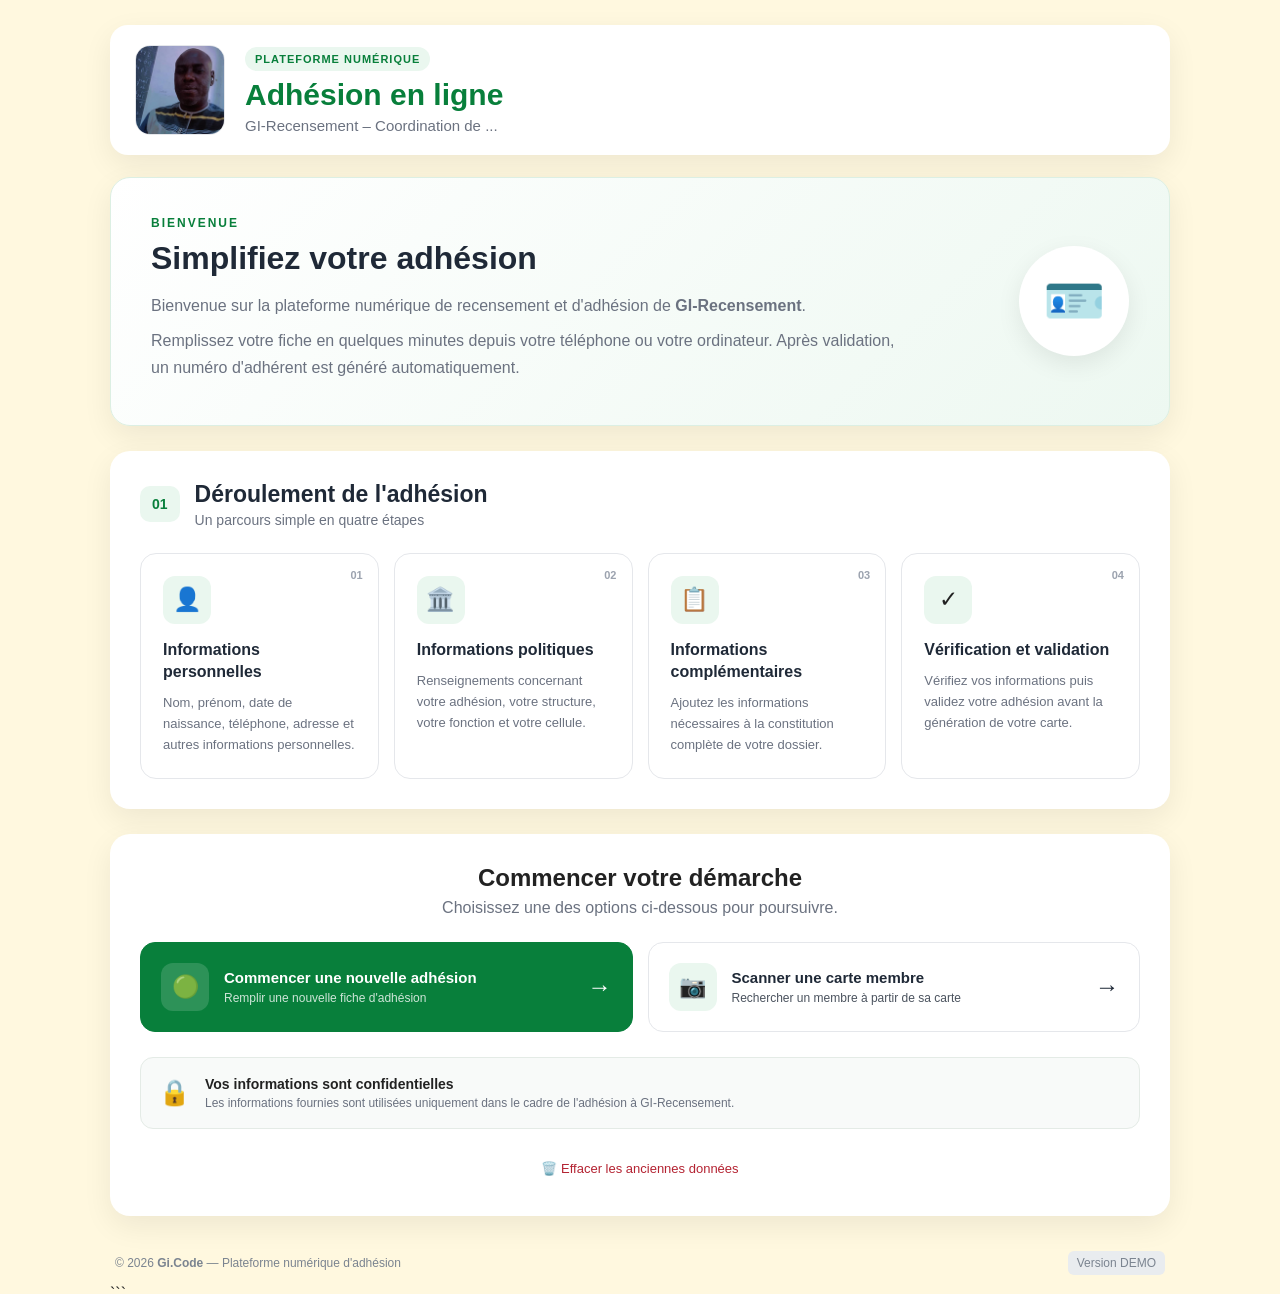
<file: index.html>
<!DOCTYPE html>
<html lang="fr">

<head>

    <meta charset="UTF-8">

    <meta
        name="viewport"
        content="width=device-width, initial-scale=1.0"
    >

    <title>GI- Recensement - Adhésion</title>

    <meta
        http-equiv="refresh"
        content="0; url=adhesion.html"
    >

</head>

<body>

<p>
    Chargement de la plateforme d'adhésion...
</p>

</body>

</html>
</file>
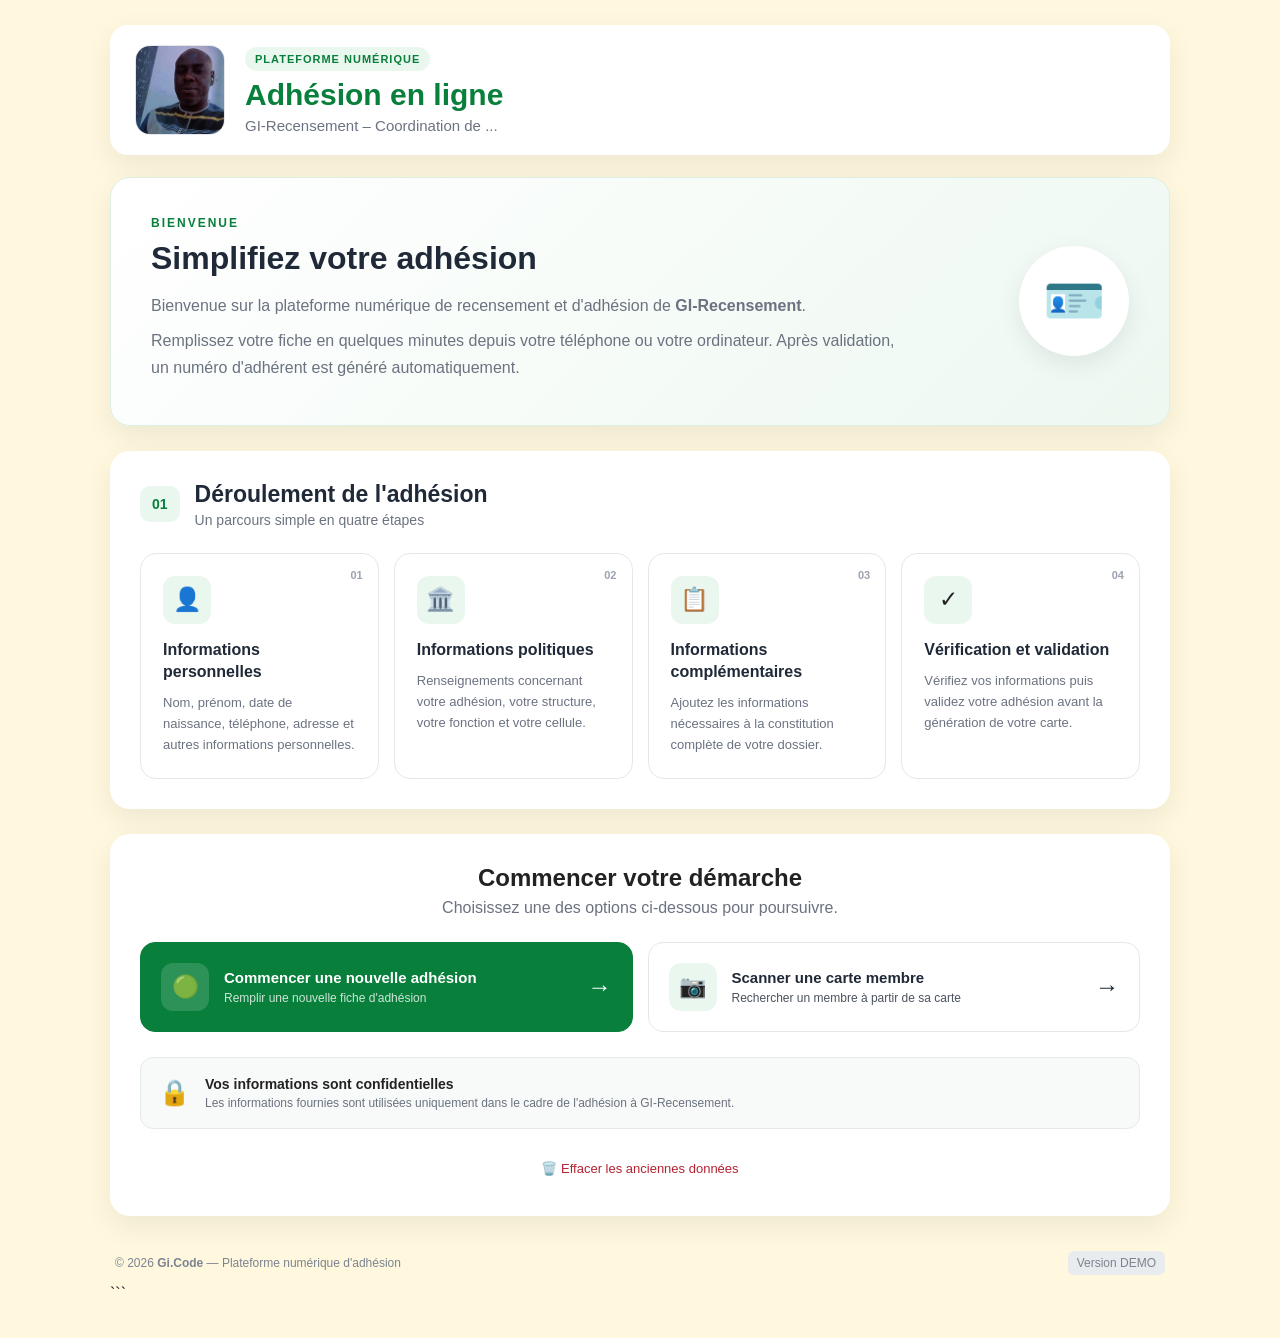
<file: adhesion.html>
<!DOCTYPE html>

<html lang="fr">

<head>

<meta charset="UTF-8">

<meta
    name="viewport"
    content="width=device-width, initial-scale=1.0"
>

<title>Adhésion en ligne - GI-Recensement</title>

<link
    rel="stylesheet"
    href="css/style.css"
>

</head>

<body>

<div class="page">

<!-- =====================================================
     EN-TÊTE
====================================================== -->

<header class="header">

    <div class="logo-wrapper">

        <img
            src="logo-pma.jpg"
            class="logo"
            alt="Logo de l'organisation"
        >

    </div>

    <div class="header-text">

        <span class="badge">
            PLATEFORME NUMÉRIQUE
        </span>

        <h1>
            Adhésion en ligne
        </h1>

        <p>
            GI-Recensement – Coordination de ...
        </p>

    </div>

</header>


<!-- =====================================================
     PRÉSENTATION
====================================================== -->

<main>

    <section class="hero">

        <div class="hero-content">

            <span class="welcome">
                BIENVENUE
            </span>

            <h2>
                Simplifiez votre adhésion
            </h2>

            <p>
                Bienvenue sur la plateforme numérique
                de recensement et d'adhésion de
                <strong>GI-Recensement</strong>.
            </p>

            <p>
                Remplissez votre fiche en quelques minutes
                depuis votre téléphone ou votre ordinateur.
                Après validation, un numéro d'adhérent est
                généré automatiquement.
            </p>

        </div>

        <div class="hero-icon">
            🪪
        </div>

    </section>


    <!-- =================================================
         DÉROULEMENT
    ================================================== -->

    <section class="steps-section">

        <div class="section-heading">

            <span class="section-number">
                01
            </span>

            <div>

                <h2>
                    Déroulement de l'adhésion
                </h2>

                <p>
                    Un parcours simple en quatre étapes
                </p>

            </div>

        </div>


        <div class="steps">


            <div class="step-card">

                <div class="step-icon">
                    👤
                </div>

                <div class="step-number">
                    01
                </div>

                <h3>
                    Informations personnelles
                </h3>

                <p>
                    Nom, prénom, date de naissance,
                    téléphone, adresse et autres
                    informations personnelles.
                </p>

            </div>


            <div class="step-card">

                <div class="step-icon">
                    🏛️
                </div>

                <div class="step-number">
                    02
                </div>

                <h3>
                    Informations politiques
                </h3>

                <p>
                    Renseignements concernant votre
                    adhésion, votre structure, votre
                    fonction et votre cellule.
                </p>

            </div>


            <div class="step-card">

                <div class="step-icon">
                    📋
                </div>

                <div class="step-number">
                    03
                </div>

                <h3>
                    Informations complémentaires
                </h3>

                <p>
                    Ajoutez les informations nécessaires
                    à la constitution complète de votre
                    dossier.
                </p>

            </div>


            <div class="step-card">

                <div class="step-icon">
                    ✓
                </div>

                <div class="step-number">
                    04
                </div>

                <h3>
                    Vérification et validation
                </h3>

                <p>
                    Vérifiez vos informations puis
                    validez votre adhésion avant
                    la génération de votre carte.
                </p>

            </div>

        </div>

    </section>


    <!-- =================================================
         ACTIONS
    ================================================== -->

    <section class="actions-section">

        <div class="action-intro">

            <h2>
                Commencer votre démarche
            </h2>

            <p>
                Choisissez une des options ci-dessous
                pour poursuivre.
            </p>

        </div>


        <div class="actions">


            <button
                type="button"
                class="action-card primary"
                onclick="nouvelleAdhesion()"
            >

                <span class="action-icon">
                    🟢
                </span>

                <span class="action-content">

                    <strong>
                        Commencer une nouvelle adhésion
                    </strong>

                    <small>
                        Remplir une nouvelle fiche d'adhésion
                    </small>

                </span>

                <span class="arrow">
                    →
                </span>

            </button>


            <button
                type="button"
                class="action-card secondary"
                onclick="ouvrirScanner()"
            >

                <span class="action-icon">
                    📷
                </span>

                <span class="action-content">

                    <strong>
                        Scanner une carte membre
                    </strong>

                    <small>
                        Rechercher un membre à partir de sa carte
                    </small>

                </span>

                <span class="arrow">
                    →
                </span>

            </button>

        </div>


        <!-- Message du scanner -->

        <p
            id="messageScanner"
            class="message"
            aria-live="polite"
        ></p>


        <!-- =================================================
             CONFIDENTIALITÉ
        ================================================== -->

        <div class="confidentialite">

            <div class="lock">
                🔒
            </div>

            <div>

                <strong>
                    Vos informations sont confidentielles
                </strong>

                <p>
                    Les informations fournies sont utilisées
                    uniquement dans le cadre de l'adhésion
                    à GI-Recensement.
                </p>

            </div>

        </div>


        <!-- =================================================
             SUPPRESSION DES DONNÉES
        ================================================== -->

        <div class="data-management">

            <button
                type="button"
                onclick="viderDonnees()"
                class="btn-effacer"
            >
                🗑️ Effacer les anciennes données
            </button>

        </div>

    </section>

</main>


<!-- =====================================================
     PIED DE PAGE
====================================================== -->

<footer class="footer">

    <p>
        © 2026 <strong>Gi.Code</strong> —
        Plateforme numérique d'adhésion
    </p>

    <span>
        Version DEMO
    </span>

</footer>
```

</div>

<!-- =========================================================
     SCRIPTS EXISTANTS — CONSERVÉS
========================================================= -->

<script src="js/config.js"></script>

<script src="js/script.js"></script>

<script src="js/validation.js"></script>

<script src="js/signature.js"></script>

<script src="js/navigation.js"></script>

<script src="js/pdf.js"></script>

<script>

/* =========================================================
   NOUVELLE ADHÉSION
========================================================= */

function nouvelleAdhesion() {

    // On supprime uniquement
    // l'ancienne adhésion

    localStorage.removeItem(
        "adhesionPMA"
    );

    localStorage.removeItem(
        "numeroAdherent"
    );

    localStorage.removeItem(
        "adhesionValidee"
    );


    // Démarrage de l'étape 1

    window.location.href =
        "etape1.html";

}


/* =========================================================
   EFFACER LES ANCIENNES DONNÉES
========================================================= */

function viderDonnees() {

    const confirmation =
        confirm(
            "Voulez-vous vraiment effacer les anciennes données ?"
        );


    if (!confirmation) {
        return;
    }


    localStorage.removeItem(
        "adhesionPMA"
    );

    localStorage.removeItem(
        "numeroAdherent"
    );

    localStorage.removeItem(
        "adhesionValidee"
    );


    /*
     * CORRECTION :
     * L'ancien code cherchait #message alors que
     * le paragraphe utilisé est #messageScanner.
     */

    const message =
        document.getElementById(
            "messageScanner"
        );


    if (message) {

        message.textContent =
            "✓ Les anciennes données ont été effacées.";

        message.classList.add(
            "success-message"
        );

        message.style.display =
            "block";

    }

}

</script>

</body>

</html>
</file>
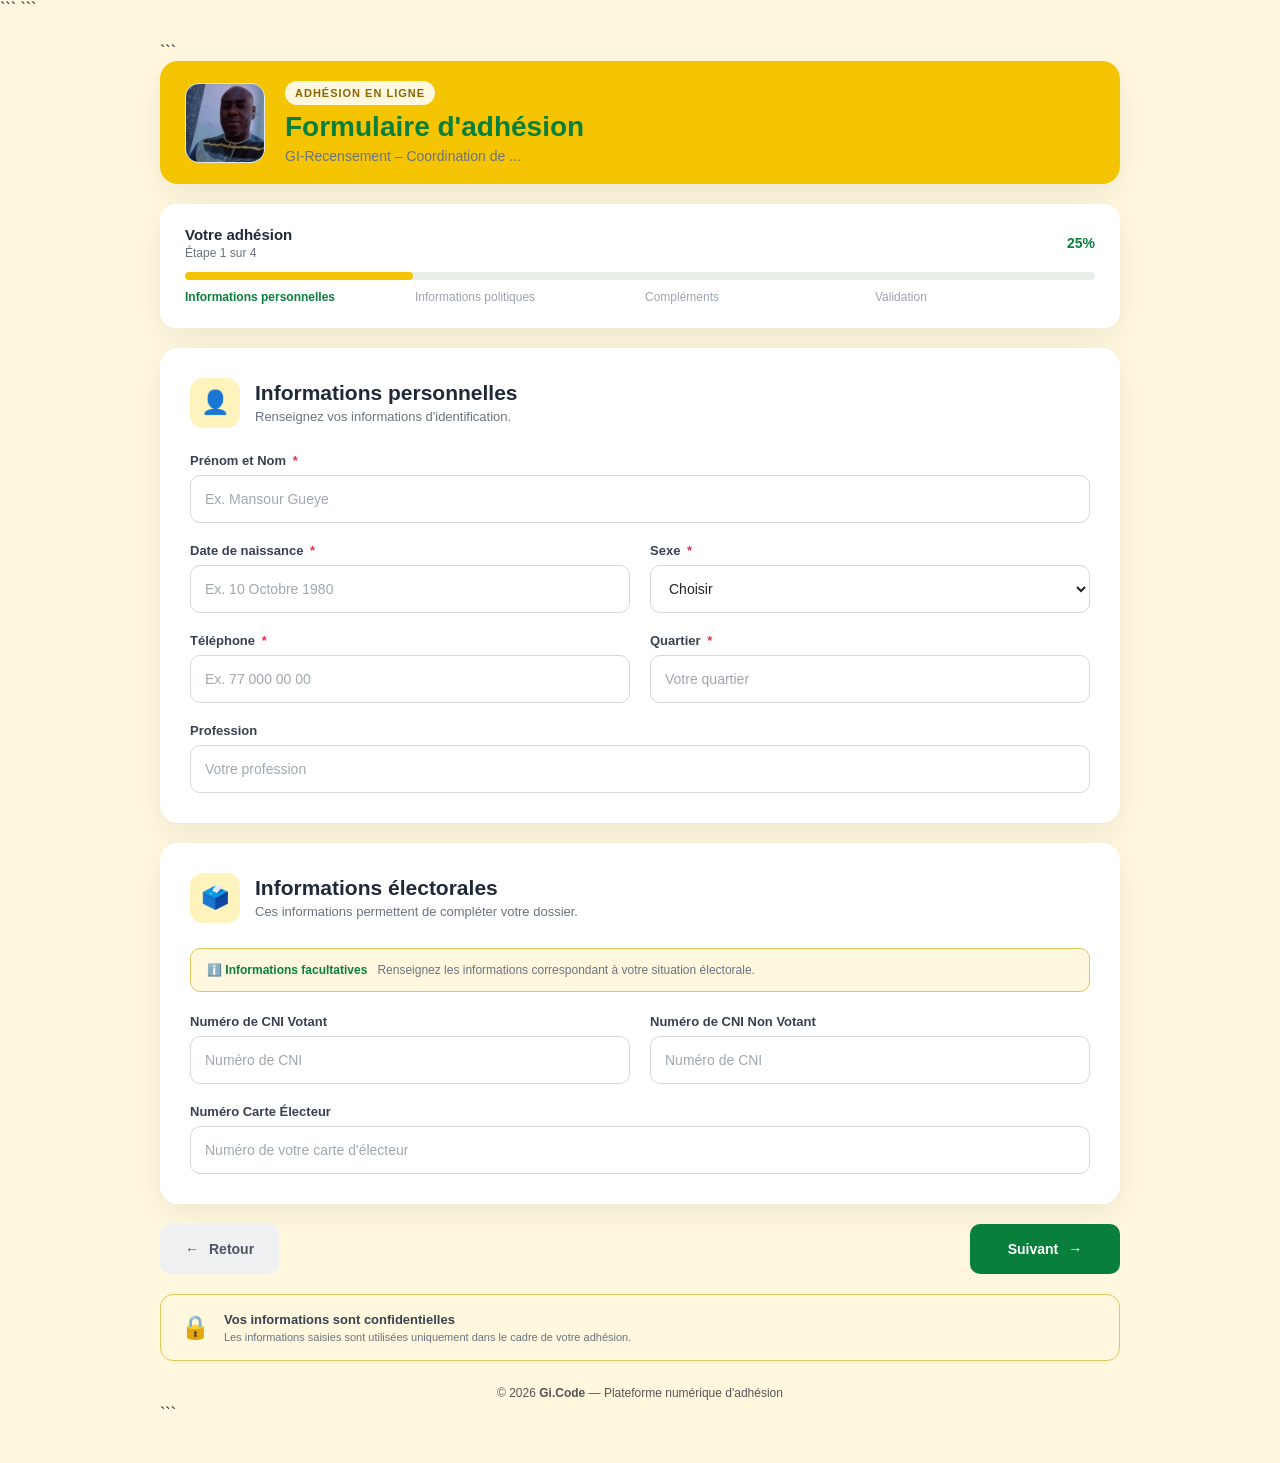
<file: etape1.html>
<!DOCTYPE html>

<html lang="fr">

<head>

```
<meta charset="UTF-8">

<meta
    name="viewport"
    content="width=device-width, initial-scale=1.0"
>

<title>Adhésion - GI-Recensement</title>

<link
    rel="stylesheet"
    href="css/style.css"
>
```

</head>

<body>

<div class="form-page">

```
<!-- =====================================================
     EN-TÊTE
====================================================== -->

<header class="form-header">

    <div class="form-logo-wrapper">

        <img
            src="logo-pma.jpg"
            class="form-logo"
            alt="Logo de l'organisation"
        >

    </div>


    <div class="form-header-text">

        <span class="form-badge">
            ADHÉSION EN LIGNE
        </span>

        <h1>
            Formulaire d'adhésion
        </h1>

        <p>
            GI-Recensement – Coordination de ...
        </p>

    </div>

</header>


<!-- =====================================================
     PROGRESSION
====================================================== -->

<section class="progress-card">

    <div class="progress-top">

        <div>

            <strong>
                Votre adhésion
            </strong>

            <span>
                Étape 1 sur 4
            </span>

        </div>

        <strong class="progress-percent">
            25%
        </strong>

    </div>


    <div class="progress-bar">

        <div class="progress-fill"></div>

    </div>


    <div class="progress-labels">

        <span class="active">
            Informations personnelles
        </span>

        <span>
            Informations politiques
        </span>

        <span>
            Compléments
        </span>

        <span>
            Validation
        </span>

    </div>

</section>


<!-- =====================================================
     FORMULAIRE
====================================================== -->

<main>

    <form id="form1">


        <!-- =================================================
             INFORMATIONS PERSONNELLES
        ================================================== -->

        <section class="form-section">

            <div class="form-section-title">

                <div class="form-section-icon">
                    👤
                </div>

                <div>

                    <h2>
                        Informations personnelles
                    </h2>

                    <p>
                        Renseignez vos informations d'identification.
                    </p>

                </div>

            </div>


            <div class="form-grid">


                <div class="form-group full">

                    <label for="nom">
                        Prénom et Nom
                        <span>*</span>
                    </label>

                    <input
                        type="text"
                        id="nom"
                        name="nom"
                        placeholder="Ex. Mansour Gueye"
                        required
                    >

                </div>


                <div class="form-group">

                    <label for="naissance">
                        Date de naissance
                        <span>*</span>
                    </label>

                    <input
                        type="text"
                        id="naissance"
                        name="naissance"
                        placeholder="Ex. 10 Octobre 1980"
                        required
                    >

                </div>


                <div class="form-group">

                    <label for="sexe">
                        Sexe
                        <span>*</span>
                    </label>

                    <select
                        id="sexe"
                        name="sexe"
                        required
                    >

                        <option value="">
                            Choisir
                        </option>

                        <option>
                            Homme
                        </option>

                        <option>
                            Femme
                        </option>

                    </select>

                </div>


                <div class="form-group">

                    <label for="telephone">
                        Téléphone
                        <span>*</span>
                    </label>

                    <input
                        type="tel"
                        id="telephone"
                        name="telephone"
                        placeholder="Ex. 77 000 00 00"
                        required
                    >

                </div>


                <div class="form-group">

                    <label for="quartier">
                        Quartier
                        <span>*</span>
                    </label>

                    <input
                        type="text"
                        id="quartier"
                        name="quartier"
                        placeholder="Votre quartier"
                        required
                    >

                </div>


                <div class="form-group full">

                    <label for="profession">
                        Profession
                    </label>

                    <input
                        type="text"
                        id="profession"
                        name="profession"
                        placeholder="Votre profession"
                    >

                </div>

            </div>

        </section>


        <!-- =================================================
             INFORMATIONS ÉLECTORALES
        ================================================== -->

        <section class="form-section">

            <div class="form-section-title">

                <div class="form-section-icon">
                    🗳️
                </div>

                <div>

                    <h2>
                        Informations électorales
                    </h2>

                    <p>
                        Ces informations permettent de compléter votre dossier.
                    </p>

                </div>

            </div>


            <div class="electoral-notice">

                <strong>
                    ℹ️ Informations facultatives
                </strong>

                <p>
                    Renseignez les informations correspondant
                    à votre situation électorale.
                </p>

            </div>


            <div class="form-grid">


                <div class="form-group">

                    <label for="cni">
                        Numéro de CNI Votant
                    </label>

                    <input
                        type="text"
                        id="cni"
                        name="cni"
                        placeholder="Numéro de CNI"
                    >

                </div>


                <div class="form-group">

                    <label for="nonvotant">
                        Numéro de CNI Non Votant
                    </label>

                    <input
                        type="text"
                        id="nonvotant"
                        name="nonvotant"
                        placeholder="Numéro de CNI"
                    >

                </div>


                <div class="form-group full">

                    <label for="electeur">
                        Numéro Carte Électeur
                    </label>

                    <input
                        type="text"
                        id="electeur"
                        name="electeur"
                        placeholder="Numéro de votre carte d'électeur"
                    >

                </div>

            </div>

        </section>


        <!-- =================================================
             BOUTONS
        ================================================== -->

        <section class="form-actions">

            <button
                type="button"
                class="form-btn back"
                onclick="window.location.href='adhesion.html'"
            >

                ←
                <span>
                    Retour
                </span>

            </button>


            <button
                type="submit"
                class="form-btn next"
            >

                <span>
                    Suivant
                </span>

                →

            </button>

        </section>


    </form>


    <!-- =================================================
         CONFIDENTIALITÉ
    ================================================== -->

    <div class="form-confidentiality">

        <span>
            🔒
        </span>

        <div>

            <strong>
                Vos informations sont confidentielles
            </strong>

            <p>
                Les informations saisies sont utilisées
                uniquement dans le cadre de votre adhésion.
            </p>

        </div>

    </div>

</main>


<!-- =====================================================
     FOOTER
====================================================== -->

<footer class="form-footer">

    © 2026 <strong>Gi.Code</strong> —
    Plateforme numérique d'adhésion

</footer>
```

</div>

<!-- =========================================================
     SCRIPTS EXISTANTS — NE PAS MODIFIER
========================================================= -->

<script src="js/script.js"></script>

<script src="js/navigation.js"></script>

<script src="js/validation.js"></script>

<script>

const form = document.getElementById("form1");

// Remplit les champs si des données existent déjà
remplirFormulaire();


form.addEventListener("submit", function(e) {

    e.preventDefault();


    if (!verifier(form)) {
        return;
    }


    sauvegarderFormulaire(form);


    console.log(
        chargerDonnees()
    );


    suivant(
        "etape2.html"
    );

});

</script>

</body>

</html>
</file>
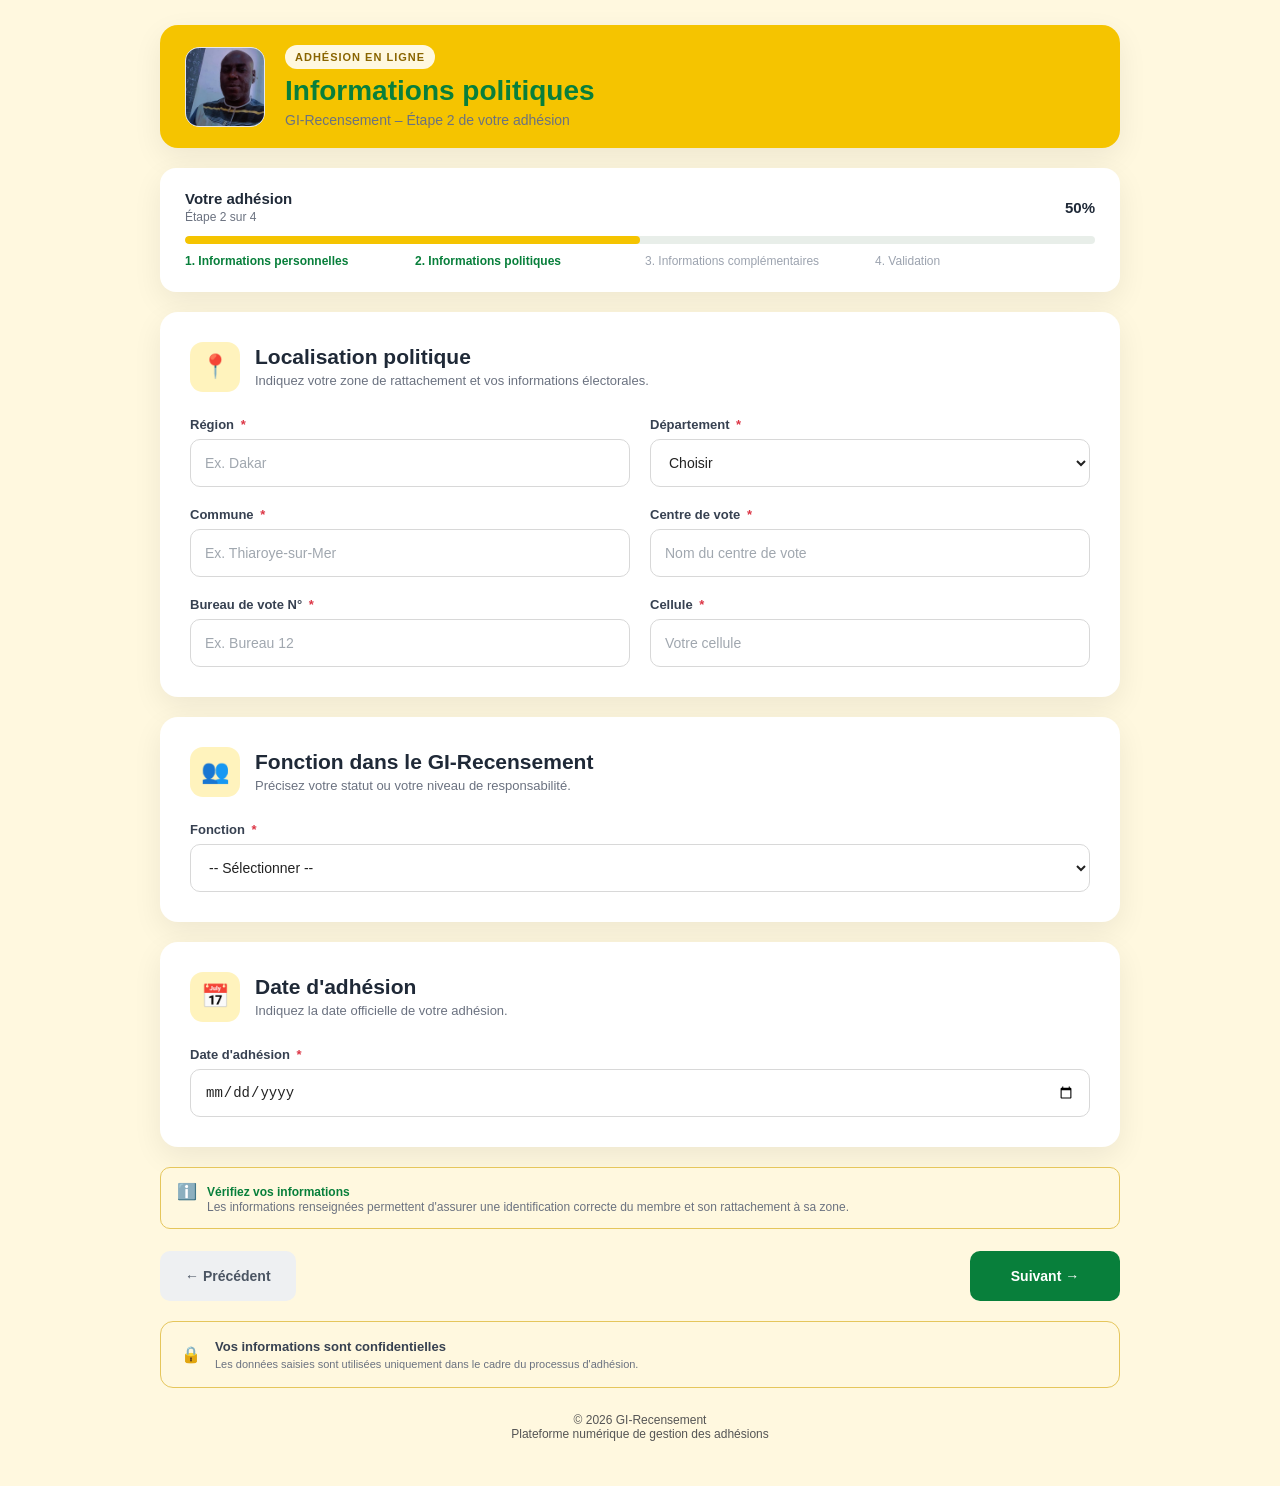
<file: etape2.html>
<!DOCTYPE html>
<html lang="fr">

<head>
    <meta charset="UTF-8">

    <meta name="viewport"
          content="width=device-width, initial-scale=1.0">

    <title>Étape 2 - Informations politiques</title>

    <link rel="stylesheet" href="css/style.css">
</head>

<body>

<div class="form-page">

    <!-- =========================
         EN-TÊTE
    ========================== -->
    <header class="form-header">

        <div class="form-logo-wrapper">
            <img
                src="logo-pma.jpg"
                alt="Logo GI-Recensement"
                class="form-logo"
            >
        </div>

        <div class="form-header-text">

            <span class="form-badge">
                ADHÉSION EN LIGNE
            </span>

            <h1>
                Informations politiques
            </h1>

            <p>
                GI-Recensement – Étape 2 de votre adhésion
            </p>

        </div>

    </header>


    <!-- =========================
         PROGRESSION
    ========================== -->
    <section class="progress-card">

        <div class="progress-top">

            <div>
                <strong>Votre adhésion</strong>
                <span>Étape 2 sur 4</span>
            </div>

            <strong>50%</strong>

        </div>


        <div class="progress-bar">

            <div
                class="progress-fill"
                style="width: 50%;">
            </div>

        </div>


        <div class="progress-labels">

            <span class="completed">
                1. Informations personnelles
            </span>

            <span class="active">
                2. Informations politiques
            </span>

            <span>
                3. Informations complémentaires
            </span>

            <span>
                4. Validation
            </span>

        </div>

    </section>


    <!-- =========================
         FORMULAIRE
    ========================== -->
    <main class="form-container">

        <form id="form2">


            <!-- =========================
                 SECTION LOCALISATION
            ========================== -->
            <section class="form-section">

                <div class="form-section-title">

                    <span class="form-section-icon">
                        📍
                    </span>

                    <div>

                        <h2>
                            Localisation politique
                        </h2>

                        <p>
                            Indiquez votre zone de rattachement
                            et vos informations électorales.
                        </p>

                    </div>

                </div>


                <div class="form-grid">

                    <!-- Région -->
                    <div class="form-group">

                        <label for="region">
                            Région
                            <span class="required">*</span>
                        </label>

                        <input
                            type="text"
                            name="region"
                            id="region"
                            placeholder="Ex. Dakar"
                            required
                        >

                    </div>


                    <!-- Département -->
                    <div class="form-group">

                        <label for="departement">
                            Département
                            <span class="required">*</span>
                        </label>

                        <select
                            name="departement"
                            id="departement"
                            required
                        >

                            <option value="">
                                Choisir
                            </option>

                            <option value="Dakar">
                                Dakar
                            </option>

                            <option value="Pikine">
                                Pikine
                            </option>

                            <option value="Guédiawaye">
                                Guédiawaye
                            </option>

                        </select>

                    </div>


                    <!-- Commune -->
                    <div class="form-group">

                        <label for="commune">
                            Commune
                            <span class="required">*</span>
                        </label>

                        <input
                            type="text"
                            name="commune"
                            id="commune"
                            placeholder="Ex. Thiaroye-sur-Mer"
                            required
                        >

                    </div>


                    <!-- Centre -->
                    <div class="form-group">

                        <label for="centre">
                            Centre de vote
                            <span class="required">*</span>
                        </label>

                        <input
                            type="text"
                            name="centre"
                            id="centre"
                            placeholder="Nom du centre de vote"
                            required
                        >

                    </div>


                    <!-- Bureau -->
                    <div class="form-group">

                        <label for="bureau">
                            Bureau de vote N°
                            <span class="required">*</span>
                        </label>

                        <input
                            type="text"
                            name="bureau"
                            id="bureau"
                            placeholder="Ex. Bureau 12"
                            required
                        >

                    </div>


                    <!-- Cellule -->
                    <div class="form-group">

                        <label for="cellule">
                            Cellule
                            <span class="required">*</span>
                        </label>

                        <input
                            type="text"
                            name="cellule"
                            id="cellule"
                            placeholder="Votre cellule"
                            required
                        >

                    </div>

                </div>

            </section>


            <!-- =========================
                 SECTION FONCTION
            ========================== -->
            <section class="form-section">

                <div class="form-section-title">

                    <span class="form-section-icon">
                        👥
                    </span>

                    <div>

                        <h2>
                            Fonction dans le GI-Recensement
                        </h2>

                        <p>
                            Précisez votre statut ou votre niveau
                            de responsabilité.
                        </p>

                    </div>

                </div>


                <div class="form-group">

                    <label for="fonction">
                        Fonction
                        <span class="required">*</span>
                    </label>

                    <select
                        name="fonction"
                        id="fonction"
                        required
                        onchange="afficherPoste()"
                    >

                        <option value="">
                            -- Sélectionner --
                        </option>

                        <option value="Membre simple">
                            Membre simple
                        </option>

                        <option value="Sympathisant">
                            Sympathisant
                        </option>

                        <option value="Poste de responsabilité">
                            Poste de responsabilité
                        </option>

                    </select>

                </div>


                <!-- Poste de responsabilité -->
                <div
                    id="posteResponsabilite"
                    class="responsibility-box"
                    style="display:none;"
                >

                    <div class="form-group">

                        <label for="poste_responsabilite">
                            Préciser le poste de responsabilité
                        </label>

                        <input
                            type="text"
                            name="poste_responsabilite"
                            id="poste_responsabilite"
                            placeholder="Ex. Coordinateur, Secrétaire, Trésorier..."
                        >

                    </div>

                </div>

            </section>


            <!-- =========================
                 SECTION ADHÉSION
            ========================== -->
            <section class="form-section">

                <div class="form-section-title">

                    <span class="form-section-icon">
                        📅
                    </span>

                    <div>

                        <h2>
                            Date d'adhésion
                        </h2>

                        <p>
                            Indiquez la date officielle de votre adhésion.
                        </p>

                    </div>

                </div>


                <div class="form-group">

                    <label for="adhesion">
                        Date d'adhésion
                        <span class="required">*</span>
                    </label>

                    <input
                        type="date"
                        name="adhesion"
                        id="adhesion"
                        required
                    >

                </div>

            </section>


            <!-- =========================
                 INFORMATION
            ========================== -->
            <div class="electoral-notice">

                <span>ℹ️</span>

                <div>

                    <strong>
                        Vérifiez vos informations
                    </strong>

                    <p>
                        Les informations renseignées permettent
                        d'assurer une identification correcte du membre
                        et son rattachement à sa zone.
                    </p>

                </div>

            </div>


            <!-- =========================
                 BOUTONS
            ========================== -->
            <div class="form-actions">

                <button
                    type="button"
                    class="form-btn back"
                    onclick="precedent()"
                >
                    ← Précédent
                </button>


                <button
                    type="submit"
                    class="form-btn next"
                >
                    Suivant →
                </button>

            </div>


            <!-- =========================
                 CONFIDENTIALITÉ
            ========================== -->
            <div class="form-confidentiality">

                🔒

                <div>

                    <strong>
                        Vos informations sont confidentielles
                    </strong>

                    <p>
                        Les données saisies sont utilisées uniquement
                        dans le cadre du processus d'adhésion.
                    </p>

                </div>

            </div>

        </form>

    </main>


    <!-- =========================
         PIED DE PAGE
    ========================== -->
    <footer class="form-footer">

        <p>
            © 2026 GI-Recensement
        </p>

        <p>
            Plateforme numérique de gestion des adhésions
        </p>

    </footer>

</div>


<!-- =========================
     SCRIPTS EXISTANTS
========================== -->

<script src="js/script.js"></script>

<script src="js/navigation.js"></script>

<script src="js/validation.js"></script>


<script>

/* =====================================================
   AFFICHER / MASQUER LE POSTE DE RESPONSABILITÉ
===================================================== */

function afficherPoste() {

    const fonction =
        document.getElementById("fonction").value;

    const bloc =
        document.getElementById("posteResponsabilite");

    const poste =
        document.getElementById("poste_responsabilite");


    if (fonction === "Poste de responsabilité") {

        bloc.style.display = "block";

        poste.required = true;

    } else {

        bloc.style.display = "none";

        poste.required = false;

        poste.value = "";

    }

}


/* =====================================================
   INITIALISATION DU FORMULAIRE
===================================================== */

const form =
    document.getElementById("form2");


remplirFormulaire();


/* =====================================================
   ENREGISTREMENT ÉTAPE 2
===================================================== */

form.addEventListener("submit", function(e) {

    e.preventDefault();


    if (!verifier(form)) {

        return;

    }


    sauvegarderFormulaire(form);


    console.log(
        "Étape 2 enregistrée :",
        chargerDonnees()
    );


    suivant("etape3.html");

});

</script>

</body>

</html>
</file>
<file: css/style.css>
/* =========================================================
RESET
========================================================= */

* {
  margin: 0;
  padding: 0;
  box-sizing: border-box;
  }

/* =========================================================
BODY
========================================================= */

body {
font-family: Arial, Helvetica, sans-serif;
background: #f4f7f5;
color: #1f2937;
min-height: 100vh;
}

/* =========================================================
PAGE
========================================================= */

.page {
width: 100%;
max-width: 1100px;
margin: 0 auto;
padding: 25px 20px 35px;
}

/* =========================================================
HEADER
========================================================= */

.header {
display: flex;
align-items: center;
gap: 20px;
background: #ffffff;
padding: 20px 25px;
border-radius: 18px;
box-shadow: 0 10px 30px rgba(0, 0, 0, 0.07);
margin-bottom: 22px;
}

.logo-wrapper {
width: 90px;
height: 90px;
border-radius: 15px;
overflow: hidden;
border: 1px solid #e5e7eb;
background: #ffffff;
display: flex;
align-items: center;
justify-content: center;
}

.logo {
width: 100%;
height: 100%;
object-fit: contain;
}

.header-text {
flex: 1;
}

.badge {
display: inline-block;
font-size: 11px;
font-weight: bold;
letter-spacing: 1px;
color: #087f3b;
background: #eaf7ef;
padding: 6px 10px;
border-radius: 20px;
margin-bottom: 7px;
}

.header h1 {
font-size: 30px;
color: #087f3b;
margin-bottom: 5px;
}

.header p {
color: #6b7280;
font-size: 15px;
}

/* =========================================================
HERO
========================================================= */

.hero {
display: flex;
align-items: center;
justify-content: space-between;
gap: 30px;
background: linear-gradient(135deg, #ffffff, #edf8f1);
border: 1px solid #dcefe3;
border-radius: 20px;
padding: 35px 40px;
margin-bottom: 25px;
box-shadow: 0 10px 30px rgba(0, 0, 0, 0.07);
}

.hero-content {
max-width: 760px;
}

.welcome {
display: inline-block;
font-size: 12px;
font-weight: bold;
letter-spacing: 2px;
color: #087f3b;
margin-bottom: 10px;
}

.hero h2 {
font-size: 32px;
color: #1f2937;
margin-bottom: 15px;
}

.hero p {
color: #6b7280;
line-height: 1.7;
margin-bottom: 8px;
}

.hero-icon {
width: 110px;
height: 110px;
min-width: 110px;
display: flex;
align-items: center;
justify-content: center;
border-radius: 50%;
background: #ffffff;
font-size: 50px;
box-shadow: 0 8px 25px rgba(0, 0, 0, 0.08);
}

/* =========================================================
SECTIONS
========================================================= */

.steps-section,
.actions-section {
background: #ffffff;
border-radius: 20px;
padding: 30px;
margin-bottom: 25px;
box-shadow: 0 10px 30px rgba(0, 0, 0, 0.07);
}

.section-heading {
display: flex;
align-items: center;
gap: 15px;
margin-bottom: 25px;
}

.section-number {
color: #087f3b;
font-weight: bold;
font-size: 14px;
background: #eaf7ef;
padding: 10px 12px;
border-radius: 10px;
}

.section-heading h2 {
color: #1f2937;
font-size: 23px;
margin-bottom: 4px;
}

.section-heading p {
color: #6b7280;
font-size: 14px;
}

/* =========================================================
ÉTAPES
========================================================= */

.steps {
display: grid;
grid-template-columns: repeat(4, 1fr);
gap: 15px;
}

.step-card {
position: relative;
padding: 22px;
border: 1px solid #e5e7eb;
border-radius: 16px;
background: #ffffff;
transition:
transform 0.2s ease,
box-shadow 0.2s ease,
border-color 0.2s ease;
}

.step-card:hover {
transform: translateY(-4px);
border-color: #b7dec6;
box-shadow: 0 10px 25px rgba(0, 0, 0, 0.07);
}

.step-icon {
width: 48px;
height: 48px;
display: flex;
align-items: center;
justify-content: center;
border-radius: 12px;
background: #eaf7ef;
font-size: 23px;
margin-bottom: 15px;
}

.step-number {
position: absolute;
top: 15px;
right: 15px;
font-size: 11px;
font-weight: bold;
color: #9ca3af;
}

.step-card h3 {
font-size: 16px;
line-height: 1.4;
margin-bottom: 10px;
color: #1f2937;
}

.step-card p {
font-size: 13px;
line-height: 1.6;
color: #6b7280;
}

/* =========================================================
ACTIONS
========================================================= */

.actions-section {
padding: 30px;
}

.action-intro {
text-align: center;
margin-bottom: 25px;
}

.action-intro h2 {
font-size: 24px;
margin-bottom: 7px;
}

.action-intro p {
color: #6b7280;
}

.actions {
display: grid;
grid-template-columns: 1fr 1fr;
gap: 15px;
}

.action-card {
width: 100%;
display: flex;
align-items: center;
gap: 15px;
text-align: left;
padding: 20px;
border: 1px solid #e5e7eb;
border-radius: 15px;
cursor: pointer;
transition:
transform 0.2s ease,
box-shadow 0.2s ease;
}

.action-card:hover {
transform: translateY(-3px);
box-shadow: 0 10px 25px rgba(0, 0, 0, 0.08);
}

/* Bouton principal */

.action-card.primary {
background: #087f3b;
color: #ffffff;
border-color: #087f3b;
}

.action-card.primary:hover {
background: #05652f;
}

/* Bouton secondaire */

.action-card.secondary {
background: #ffffff;
color: #1f2937;
}

.action-icon {
width: 48px;
height: 48px;
min-width: 48px;
display: flex;
align-items: center;
justify-content: center;
border-radius: 12px;
background: rgba(255, 255, 255, 0.15);
font-size: 22px;
}

.secondary .action-icon {
background: #eaf7ef;
}

.action-content {
flex: 1;
}

.action-content strong {
display: block;
font-size: 15px;
margin-bottom: 5px;
}

.action-content small {
display: block;
font-size: 12px;
opacity: 0.8;
}

.arrow {
font-size: 24px;
font-weight: bold;
}

/* =========================================================
MESSAGE
========================================================= */

.message {
display: none;
text-align: center;
margin: 18px auto 0;
padding: 12px 15px;
border-radius: 8px;
font-size: 14px;
}

.success-message {
display: block;
color: #176b35;
background: #eaf7ef;
border: 1px solid #c8ead5;
}

/* =========================================================
CONFIDENTIALITÉ
========================================================= */

.confidentialite {
display: flex;
align-items: center;
gap: 15px;
margin-top: 25px;
padding: 18px;
border-radius: 13px;
background: #f8faf9;
border: 1px solid #e4ebe6;
}

.lock {
font-size: 25px;
}

.confidentialite strong {
display: block;
font-size: 14px;
margin-bottom: 4px;
}

.confidentialite p {
font-size: 12px;
color: #6b7280;
}

/* =========================================================
GESTION DES DONNÉES
========================================================= */

.data-management {
text-align: center;
margin-top: 22px;
}

.btn-effacer {
border: none;
background: transparent;
color: #b42332;
padding: 10px 15px;
border-radius: 8px;
font-size: 13px;
cursor: pointer;
transition: background 0.2s ease;
}

.btn-effacer:hover {
background: #fff0f1;
}

/* =========================================================
FOOTER
========================================================= */

.footer {
display: flex;
justify-content: space-between;
align-items: center;
padding: 10px 5px;
color: #7b8490;
font-size: 12px;
}

.footer span {
background: #e9ecef;
padding: 5px 9px;
border-radius: 6px;
}

/* =========================================================
TABLETTE
========================================================= */

@media (max-width: 850px) {

```
.steps {
    grid-template-columns: repeat(2, 1fr);
}
```

}

/* =========================================================
MOBILE
========================================================= */

@media (max-width: 650px) {

```
.page {
    padding: 12px;
}


.header {
    padding: 17px;
    border-radius: 14px;
}


.logo-wrapper {
    width: 65px;
    height: 65px;
}


.header h1 {
    font-size: 22px;
}


.header p {
    font-size: 12px;
}


.badge {
    font-size: 9px;
}


.hero {
    padding: 25px;
    flex-direction: column;
    text-align: center;
}


.hero h2 {
    font-size: 25px;
}


.hero-icon {
    width: 75px;
    height: 75px;
    min-width: 75px;
    font-size: 35px;
}


.steps-section,
.actions-section {
    padding: 20px;
    border-radius: 15px;
}


.steps {
    grid-template-columns: 1fr;
}


.actions {
    grid-template-columns: 1fr;
}


.action-card {
    padding: 17px;
}


.section-heading h2 {
    font-size: 19px;
}


.confidentialite {
    align-items: flex-start;
}


.footer {
    flex-direction: column;
    gap: 8px;
    text-align: center;
}
```

}

/* =========================================================
IMPRESSION
========================================================= */

@media print {

```
body {
    background: #ffffff !important;
    color: #000000 !important;
}


.page {
    width: 100%;
    max-width: none;
    padding: 0;
}


.header,
.hero,
.steps-section,
.actions-section {
    box-shadow: none !important;
}


button,
.actions,
.data-management {
    display: none !important;
}
```

}






/* =========================================================
FORMULAIRE D'ADHÉSION — NOUVEAU DESIGN
========================================================= */

/* =========================================================
PAGE
========================================================= */

.form-page {
width: 100%;
max-width: 1000px;
margin: 0 auto;
padding: 25px 20px 40px;
}

/* =========================================================
HEADER FORMULAIRE
========================================================= */

.form-header {
display: flex;
align-items: center;
gap: 20px;
background: #ffffff;
padding: 20px 25px;
border-radius: 18px;
box-shadow: 0 10px 30px rgba(0, 0, 0, 0.07);
margin-bottom: 20px;
}

.form-logo-wrapper {
width: 80px;
height: 80px;
border-radius: 14px;
overflow: hidden;
border: 1px solid #e5e7eb;
background: #ffffff;
display: flex;
align-items: center;
justify-content: center;
}

.form-logo {
width: 100%;
height: 100%;
object-fit: contain;
}

.form-header-text {
flex: 1;
}

.form-badge {
display: inline-block;
color: #087f3b;
background: #eaf7ef;
font-size: 11px;
font-weight: bold;
letter-spacing: 1px;
padding: 6px 10px;
border-radius: 20px;
margin-bottom: 6px;
}

.form-header h1 {
font-size: 28px;
color: #087f3b;
margin-bottom: 5px;
}

.form-header p {
color: #6b7280;
font-size: 14px;
}

/* =========================================================
PROGRESSION
========================================================= */

.progress-card {
background: #ffffff;
padding: 22px 25px;
border-radius: 16px;
box-shadow: 0 10px 30px rgba(0, 0, 0, 0.07);
margin-bottom: 20px;
}

.progress-top {
display: flex;
align-items: center;
justify-content: space-between;
margin-bottom: 12px;
}

.progress-top strong {
display: block;
color: #1f2937;
font-size: 15px;
}

.progress-top span {
display: block;
color: #6b7280;
font-size: 12px;
margin-top: 3px;
}

.progress-percent {
color: #087f3b !important;
font-size: 14px !important;
}

.progress-bar {
width: 100%;
height: 8px;
background: #e8eee9;
border-radius: 10px;
overflow: hidden;
}

.progress-fill {
width: 25%;
height: 100%;
background: #087f3b;
border-radius: 10px;
}

.progress-labels {
display: grid;
grid-template-columns: repeat(4, 1fr);
gap: 10px;
margin-top: 10px;
}

.progress-labels span {
color: #9ca3af;
font-size: 10px;
line-height: 1.3;
}

.progress-labels span.active {
color: #087f3b;
font-weight: bold;
}

/* =========================================================
SECTION FORMULAIRE
========================================================= */

.form-section {
background: #ffffff;
padding: 30px;
border-radius: 18px;
box-shadow: 0 10px 30px rgba(0, 0, 0, 0.07);
margin-bottom: 20px;
}

.form-section-title {
display: flex;
align-items: center;
gap: 15px;
margin-bottom: 25px;
}

.form-section-icon {
width: 50px;
height: 50px;
min-width: 50px;
display: flex;
align-items: center;
justify-content: center;
border-radius: 13px;
background: #eaf7ef;
font-size: 23px;
}

.form-section-title h2 {
text-align: left;
color: #1f2937;
font-size: 21px;
margin-bottom: 4px;
}

.form-section-title p {
color: #6b7280;
font-size: 13px;
}

/* =========================================================
GRILLE DES CHAMPS
========================================================= */

.form-grid {
display: grid;
grid-template-columns: 1fr 1fr;
gap: 20px;
}

.form-group {
width: 100%;
}

.form-group.full {
grid-column: 1 / -1;
}

.form-group label {
display: block;
margin: 0 0 7px;
color: #374151;
font-size: 13px;
font-weight: bold;
}

.form-group label span {
color: #dc3545;
margin-left: 3px;
}

.form-group input,
.form-group select {
width: 100%;
height: 48px;
padding: 0 14px;
margin: 0;
border: 1px solid #d9dee4;
border-radius: 10px;
background: #ffffff;
color: #1f2937;
font-size: 14px;
outline: none;
transition:
border-color 0.2s ease,
box-shadow 0.2s ease;
}

.form-group input::placeholder {
color: #a0a7af;
}

.form-group input:focus,
.form-group select:focus {
border-color: #087f3b;
box-shadow: 0 0 0 3px rgba(8, 127, 59, 0.10);
}

.form-group select {
cursor: pointer;
}

/* =========================================================
INFORMATIONS ÉLECTORALES
========================================================= */

.electoral-notice {
display: flex;
align-items: flex-start;
gap: 10px;
padding: 14px 16px;
margin-bottom: 22px;
background: #f8faf9;
border: 1px solid #e4ebe6;
border-radius: 10px;
}

.electoral-notice strong {
font-size: 12px;
color: #087f3b;
white-space: nowrap;
}

.electoral-notice p {
font-size: 12px;
color: #6b7280;
}

/* =========================================================
BOUTONS
========================================================= */

.form-actions {
display: flex;
justify-content: space-between;
gap: 15px;
margin-top: 5px;
margin-bottom: 20px;
}

.form-btn {
min-height: 50px;
padding: 0 25px;
border-radius: 10px;
border: none;
font-size: 14px;
font-weight: bold;
cursor: pointer;
display: flex;
align-items: center;
justify-content: center;
gap: 10px;
transition:
transform 0.2s ease,
box-shadow 0.2s ease,
background 0.2s ease;
}

.form-btn:hover {
transform: translateY(-2px);
}

.form-btn.back {
background: #eef0f2;
color: #4b5563;
}

.form-btn.back:hover {
background: #e2e5e8;
}

.form-btn.next {
background: #087f3b;
color: #ffffff;
min-width: 150px;
}

.form-btn.next:hover {
background: #05652f;
box-shadow: 0 8px 20px rgba(8, 127, 59, 0.20);
}

/* =========================================================
CONFIDENTIALITÉ
========================================================= */

.form-confidentiality {
display: flex;
align-items: center;
gap: 14px;
background: #ffffff;
border: 1px solid #e4ebe6;
padding: 17px 20px;
border-radius: 13px;
margin-bottom: 20px;
}

.form-confidentiality > span {
font-size: 23px;
}

.form-confidentiality strong {
display: block;
color: #374151;
font-size: 13px;
margin-bottom: 4px;
}

.form-confidentiality p {
color: #6b7280;
font-size: 11px;
}

/* =========================================================
FOOTER
========================================================= */

.form-footer {
text-align: center;
color: #7b8490;
font-size: 12px;
padding: 5px;
}

/* =========================================================
MOBILE
========================================================= */

@media (max-width: 650px) {

```
.form-page {
    padding: 12px;
}


.form-header {
    padding: 16px;
    border-radius: 14px;
    gap: 13px;
}


.form-logo-wrapper {
    width: 60px;
    height: 60px;
    border-radius: 10px;
}


.form-header h1 {
    font-size: 21px;
}


.form-header p {
    font-size: 11px;
}


.form-badge {
    font-size: 8px;
}


.progress-card {
    padding: 18px;
}


.progress-labels span {
    font-size: 8px;
}


.form-section {
    padding: 20px;
    border-radius: 15px;
}


.form-section-title {
    align-items: flex-start;
}


.form-section-title h2 {
    font-size: 18px;
}


.form-section-title p {
    font-size: 12px;
}


.form-grid {
    grid-template-columns: 1fr;
    gap: 17px;
}


.form-group.full {
    grid-column: auto;
}


.form-group input,
.form-group select {
    height: 50px;
}


.electoral-notice {
    flex-direction: column;
    gap: 5px;
}


.form-actions {
    flex-direction: column-reverse;
}


.form-btn {
    width: 100%;
}


.form-confidentiality {
    align-items: flex-start;
}
```

}

/* =========================================================
IMPRESSION
========================================================= */

@media print {

```
body {
    background: #ffffff !important;
}


.form-page {
    max-width: none;
    padding: 0;
}


.form-header,
.progress-card,
.form-section,
.form-confidentiality {
    box-shadow: none !important;
}


.form-actions {
    display: none !important;
}
```

}







/* =====================================================
   ÉTAPE 2 - RESPONSABILITÉ
===================================================== */

.responsibility-box {
    margin-top: 18px;
    padding: 18px;
    background: #f8fafc;
    border: 1px solid #dbe3ea;
    border-left: 4px solid #087f3b;
    border-radius: 10px;
}


/* =====================================================
   ÉLÉMENTS REQUIS
===================================================== */

.required {
    color: #d62828;
    font-weight: bold;
}


/* =====================================================
   BOUTONS - COMPATIBILITÉ
===================================================== */

.form-btn {
    border: none;
    cursor: pointer;
    font-family: inherit;
    transition: 0.2s ease;
}

.form-btn:hover {
    transform: translateY(-1px);
}


/* =====================================================
   PROGRESSION
===================================================== */

.progress-labels span {
    font-size: 12px;
}

.progress-labels .completed {
    color: #087f3b;
    font-weight: 600;
}

.progress-labels .active {
    color: #087f3b;
    font-weight: 700;
}


/* =====================================================
   MOBILE
===================================================== */

@media (max-width: 700px) {

    .form-grid {
        grid-template-columns: 1fr;
    }

    .form-actions {
        flex-direction: column-reverse;
    }

    .form-btn {
        width: 100%;
    }

    .progress-labels {
        display: none;
    }

}








/* =====================================================
   ÉTAPE 3 - PHOTO
===================================================== */

.field-help {
    display: block;
    margin-top: 7px;
    color: #64748b;
    font-size: 13px;
}


.photo-preview {
    margin-top: 20px;
    padding: 15px;
    background: #f8fafc;
    border: 1px solid #dbe3ea;
    border-radius: 10px;
    text-align: center;
}


.photo-preview p {
    margin-top: 0;
    margin-bottom: 12px;
    font-weight: 600;
    color: #334155;
}


.photo-preview img {
    width: 130px;
    height: 160px;
    object-fit: cover;
    border-radius: 8px;
    border: 2px solid #dbe3ea;
}


/* =====================================================
   SIGNATURE
===================================================== */

.signature-box {
    width: 100%;
    min-height: 180px;
    margin-top: 10px;
    background: #ffffff;
    border: 2px dashed #cbd5e1;
    border-radius: 10px;
    overflow: hidden;
}


.signature-box canvas {
    display: block;
    width: 100%;
    height: 180px;
    background: #ffffff;
    cursor: crosshair;
}


.clear-btn {
    margin-top: 10px;
    padding: 9px 16px;
    border: 1px solid #cbd5e1;
    border-radius: 7px;
    background: #ffffff;
    color: #475569;
    cursor: pointer;
    font-size: 14px;
}


.clear-btn:hover {
    background: #f1f5f9;
}


/* =====================================================
   OPTIONNEL
===================================================== */

.optional {
    color: #64748b;
    font-size: 13px;
    font-weight: normal;
}


/* =====================================================
   MOBILE
===================================================== */

@media (max-width: 700px) {

    .signature-box canvas {
        height: 160px;
    }

    .photo-preview img {
        width: 110px;
        height: 140px;
    }

}











/* =====================================================
   RÉCAPITULATIF - ÉTAPE 4
===================================================== */

.review-intro {
    display: flex;
    align-items: center;
    gap: 18px;
    margin-bottom: 25px;
    padding: 20px;
    background: #f0fdf4;
    border: 1px solid #bbf7d0;
    border-radius: 12px;
}

.review-intro-icon {
    width: 48px;
    height: 48px;
    flex-shrink: 0;
    display: flex;
    align-items: center;
    justify-content: center;
    border-radius: 50%;
    background: #087f3b;
    color: #ffffff;
    font-size: 24px;
    font-weight: bold;
}

.review-intro h2 {
    margin: 0 0 6px 0;
    color: #166534;
}

.review-intro p {
    margin: 0;
    color: #475569;
}


/* =====================================================
   GRILLE DES INFORMATIONS
===================================================== */

.review-grid {
    display: grid;
    grid-template-columns: repeat(2, 1fr);
    gap: 12px;
}


.review-item {
    padding: 15px;
    background: #f8fafc;
    border: 1px solid #e2e8f0;
    border-radius: 9px;
}


.review-item span {
    display: block;
    margin-bottom: 6px;
    color: #64748b;
    font-size: 13px;
}


.review-item strong {
    display: block;
    color: #1e293b;
    font-size: 15px;
    word-break: break-word;
}


.review-number {
    color: #087f3b !important;
    font-weight: 700;
}


/* =====================================================
   CERTIFICATION
===================================================== */

.certification-box {
    display: flex;
    align-items: flex-start;
    gap: 16px;
    margin-top: 25px;
    padding: 20px;
    background: #fffbeb;
    border: 1px solid #fde68a;
    border-radius: 12px;
}


.certification-icon {
    width: 40px;
    height: 40px;
    flex-shrink: 0;
    display: flex;
    align-items: center;
    justify-content: center;
    background: #f59e0b;
    color: #ffffff;
    border-radius: 50%;
    font-weight: bold;
    font-size: 20px;
}


.certification-content h3 {
    margin: 0 0 12px 0;
    color: #92400e;
}


.certification-label {
    display: flex;
    align-items: flex-start;
    gap: 10px;
    color: #334155;
    line-height: 1.5;
    cursor: pointer;
}


.certification-label input {
    width: 18px;
    height: 18px;
    margin-top: 3px;
    flex-shrink: 0;
}


/* =====================================================
   EXPORT
===================================================== */

.export-section {
    margin-top: 25px;
    padding: 20px;
    background: #f8fafc;
    border: 1px solid #e2e8f0;
    border-radius: 12px;
}


.export-title {
    display: flex;
    align-items: center;
    gap: 14px;
    margin-bottom: 15px;
}


.export-title > span {
    font-size: 28px;
}


.export-title h3 {
    margin: 0 0 5px 0;
    color: #1e293b;
}


.export-title p {
    margin: 0;
    color: #64748b;
    font-size: 14px;
}


.export-btn {
    padding: 11px 18px;
    border: 1px solid #cbd5e1;
    border-radius: 8px;
    background: #ffffff;
    color: #334155;
    font-size: 14px;
    font-weight: 600;
    cursor: pointer;
    transition: 0.2s ease;
}


.export-btn:hover {
    background: #f1f5f9;
    transform: translateY(-1px);
}


/* =====================================================
   MESSAGE
===================================================== */

.form-message {
    margin-top: 20px;
    padding: 12px;
    border-radius: 8px;
    color: #166534;
    font-weight: 600;
    text-align: center;
}


/* =====================================================
   MOBILE
===================================================== */

@media (max-width: 700px) {

    .review-grid {
        grid-template-columns: 1fr;
    }


    .review-intro {
        align-items: flex-start;
    }


    .certification-box {
        flex-direction: column;
    }


    .export-btn {
        width: 100%;
    }

}











/* =========================================================
   PAGE MERCI — DESIGN MOBILE ET LISIBILITÉ
   ========================================================= */

.page-merci {
    min-height: 100vh;
    margin: 0;
    padding: 30px 16px;
    box-sizing: border-box;

    /* Fond moins blanc */
    background:
        radial-gradient(circle at top left,
            rgba(22, 163, 74, 0.10),
            transparent 35%),
        linear-gradient(
            135deg,
            #edf7f1 0%,
            #f4f8f6 50%,
            #eaf5ef 100%
        );

    color: #1f2937;

    /* Centrage vertical et horizontal */
    display: flex;
    justify-content: center;
    align-items: center;
}


/* =========================================================
   CARTE PRINCIPALE
   ========================================================= */

.page-merci .card {
    width: 100%;
    max-width: 620px;

    margin: 0 auto;
    padding: 38px 34px;

    box-sizing: border-box;

    background: rgba(255, 255, 255, 0.97);

    border: 1px solid rgba(16, 185, 129, 0.12);

    border-radius: 28px;

    box-shadow:
        0 20px 50px rgba(15, 70, 45, 0.12),
        0 4px 12px rgba(15, 23, 42, 0.05);

    text-align: center;
}


/* =========================================================
   TITRES
   ========================================================= */

.page-merci h1 {
    margin: 0 0 14px;

    color: #087443;

    font-size: 2rem;
    font-weight: 800;

    line-height: 1.25;
}


.page-merci h2 {
    margin: 0 auto 28px;

    max-width: 520px;

    color: #1f2937;

    font-size: 1.25rem;
    font-weight: 700;

    line-height: 1.5;
}


/* =========================================================
   NUMÉRO D'ADHÉRENT
   ========================================================= */

.page-merci .numero {
    margin: 0 auto 22px;

    max-width: 420px;

    padding: 18px 20px;

    background: #eef8f2;

    border: 1px solid #ccebd9;

    border-radius: 18px;

    color: #374151;

    font-size: 0.95rem;
    font-weight: 600;

    line-height: 1.5;
}


.page-merci #numeroAdherent {
    display: inline-block;

    margin-top: 4px;

    color: #087443;

    font-size: 1.55rem;
    font-weight: 800;

    letter-spacing: 0.5px;
}


/* =========================================================
   TEXTES
   ========================================================= */

.page-merci p {
    max-width: 500px;

    margin: 16px auto;

    color: #374151;

    font-size: 1rem;
    font-weight: 500;

    line-height: 1.7;
}


/* =========================================================
   QR CODE
   ========================================================= */

.page-merci #qrcode {
    width: 190px;
    min-height: 190px;

    margin: 25px auto 12px !important;

    padding: 12px;

    box-sizing: border-box;

    display: flex;
    justify-content: center;
    align-items: center;

    background: #ffffff;

    border: 1px solid #d1e7da;

    border-radius: 18px;

    box-shadow:
        0 8px 20px rgba(15, 70, 45, 0.08);
}


/* =========================================================
   BOUTONS
   ========================================================= */

.page-merci button {
    width: 100%;
    max-width: 460px;

    min-height: 50px;

    margin: 8px auto;

    padding: 13px 20px;

    display: block;

    border: none;
    border-radius: 13px;

    background: #087443;

    color: #ffffff;

    font-size: 1rem;
    font-weight: 700;

    cursor: pointer;

    transition:
        transform 0.2s ease,
        box-shadow 0.2s ease,
        background 0.2s ease;
}


.page-merci button:hover {
    background: #065f36;

    transform: translateY(-1px);

    box-shadow:
        0 8px 18px rgba(8, 116, 67, 0.20);
}


.page-merci button:active {
    transform: translateY(0);
}


/* =========================================================
   RESPONSIVE TÉLÉPHONE
   ========================================================= */

@media (max-width: 600px) {

    .page-merci {
        min-height: 100vh;

        padding: 16px 10px;

        align-items: flex-start;
    }


    .page-merci .card {
        width: 100%;

        margin: 10px auto;

        padding: 28px 17px;

        border-radius: 22px;
    }


    .page-merci h1 {
        font-size: 1.65rem;

        line-height: 1.3;
    }


    .page-merci h2 {
        font-size: 1.08rem;

        line-height: 1.5;

        margin-bottom: 22px;
    }


    .page-merci .numero {
        padding: 16px 12px;

        font-size: 0.9rem;
    }


    .page-merci #numeroAdherent {
        font-size: 1.3rem;

        word-break: break-word;
    }


    .page-merci p {
        font-size: 0.96rem;

        line-height: 1.65;
    }


    .page-merci #qrcode {
        width: 175px;
        min-height: 175px;

        padding: 10px;
    }


    .page-merci button {
        max-width: 100%;

        min-height: 52px;

        font-size: 0.96rem;

        margin: 9px auto;
    }
}


/* =========================================================
   TRÈS PETITS ÉCRANS
   ========================================================= */

@media (max-width: 380px) {

    .page-merci .card {
        padding: 24px 13px;
    }


    .page-merci h1 {
        font-size: 1.45rem;
    }


    .page-merci h2 {
        font-size: 1rem;
    }


    .page-merci #qrcode {
        width: 160px;
        min-height: 160px;
    }
}







/* =====================================================
   GI.CODE — IDENTITÉ JAUNE / OR
   ===================================================== */

/* Fond général */
body {
    background: #fff8df;
    color: #222222;
}

/* En-tête */
.form-header {
    background: #f5c400;
}

/* Badge */
.form-badge {
    background: #fff8df;
    color: #8a6500;
    border-color: #e5b800;
}

/* Carte de progression */
.progress-card {
    background: #ffffff;
    border-color: #ead37a;
}

/* Barre de progression */
.progress-fill {
    background: #f5c400;
}

/* Sections */
.form-section {
    background: #ffffff;
    border-color: #ead37a;
}

/* Titres */
.form-section-title {
    color: #8a6500;
}

/* Icônes */
.form-section-icon {
    background: #fff3bd;
    color: #b88900;
}

/* Champs */
.form-group input,
.form-group select,
.form-group textarea {
    background: #ffffff;
    color: #222222;
    border-color: #d8d8d8;
}

/* Champs sélectionnés */
.form-group input:focus,
.form-group select:focus,
.form-group textarea:focus {
    border-color: #f5c400;
    box-shadow: 0 0 0 3px rgba(245, 196, 0, 0.18);
    outline: none;
}

/* Boutons */
.form-btn {
    background: #f5c400;
    color: #111111;
    border-color: #dcae00;
}

/* Boutons au survol */
.form-btn:hover {
    background: #dcae00;
    color: #111111;
}

/* Informations importantes */
.electoral-notice {
    background: #fff8df;
    border-color: #e5c65c;
    color: #333333;
}

/* Confidentialité */
.form-confidentiality {
    background: #fff8df;
    border-color: #e5c65c;
    color: #333333;
}

/* Pied de page */
.form-footer {
    border-top-color: #e5c65c;
    color: #555555;
}
</file>
